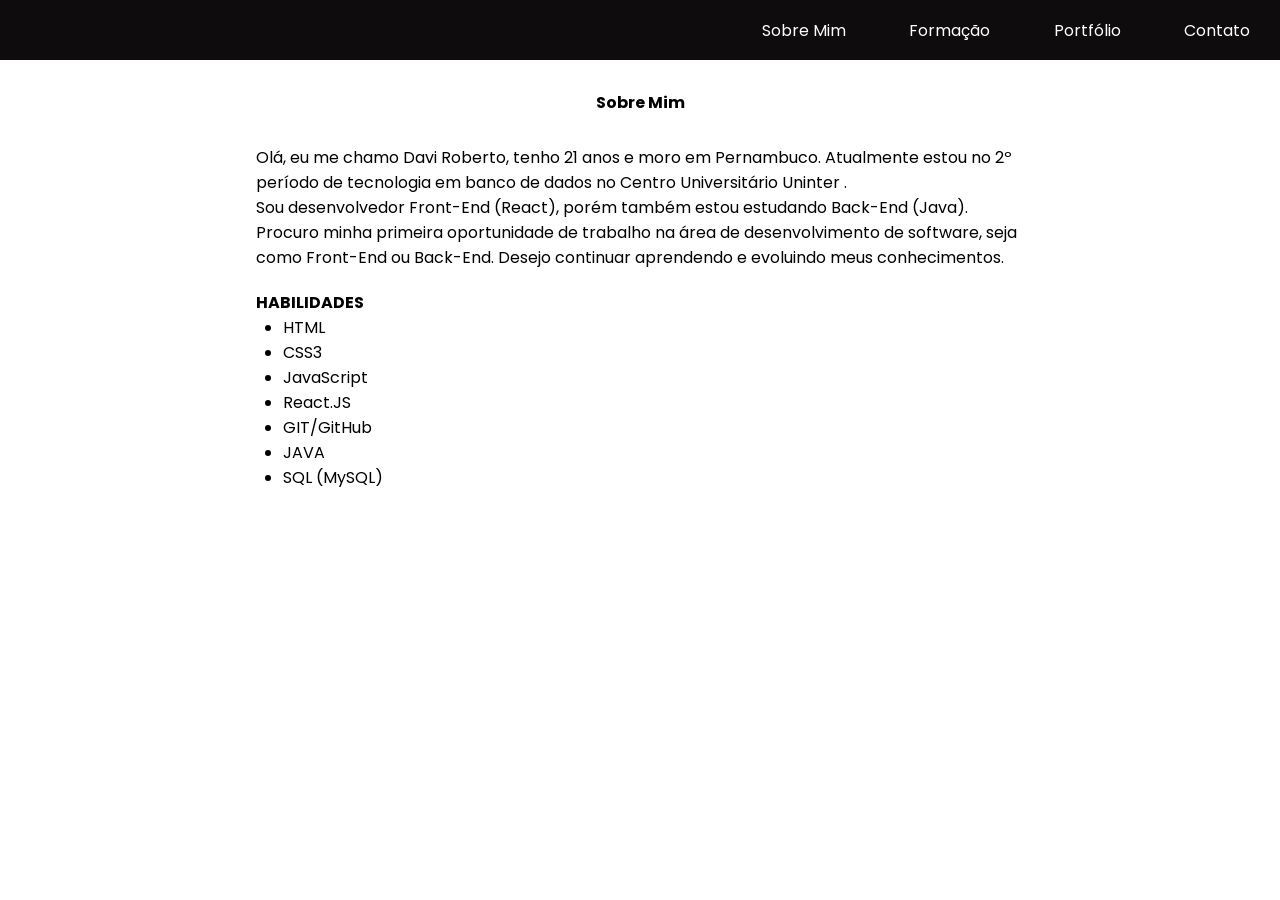
<file: index.html>
<!DOCTYPE html>
<html lang="pt-br">
  <head>
    <meta charset="UTF-8" />
    <meta name="viewport" content="width=device-width, initial-scale=1.0" />
    <title>Sobre Mim</title>
    <link rel="stylesheet" href="css/styles.css" /> <!-- Link com arquivo css na pasta css/ -->
  </head>
  <body>
    <header class="header">
      <!-- Cabeçalho do site -->
      <nav class="nav">
        <!-- Barra de navegação com links internos -->
        <ul class="nav-ul">
          <!-- Lista com links internos -->
          <li>Sobre Mim</li>
          <li><a href="formacao.html">Formação</a></li>
          <li><a href="portfolio.html">Portfólio</a></li>
          <li><a href="contato.html">Contato</a></li>
        </ul>
      </nav>
    </header>
    <main class="container"> <!-- Tag do conteúdo principal -->
      <h1>Sobre Mim</h1>
      <!-- Título Principal -->
        <section>
          <article>
            <p>
              Olá, eu me chamo Davi Roberto, tenho 21 anos e moro em Pernambuco.
              Atualmente estou no 2º período de tecnologia em banco de dados no Centro Universitário Uninter . 
            </p>
            <p>
              Sou desenvolvedor Front-End (React), porém também estou estudando
              Back-End (Java). Procuro minha primeira oportunidade de trabalho
              na área de desenvolvimento de software, seja como Front-End ou
              Back-End. Desejo continuar aprendendo e evoluindo meus
              conhecimentos.
            </p>
          </article>
        </section>

        <section>
          <h2>HABILIDADES</h2>
          <ul>
            <li>HTML</li>
            <li>CSS3</li>
            <li>JavaScript</li>
            <li>React.JS</li>
            <li>GIT/GitHub</li>
            <li>JAVA</li>
            <li>SQL (MySQL)</li>
        </ul>
        </section>
    </main>
  </body>
</html>
</file>
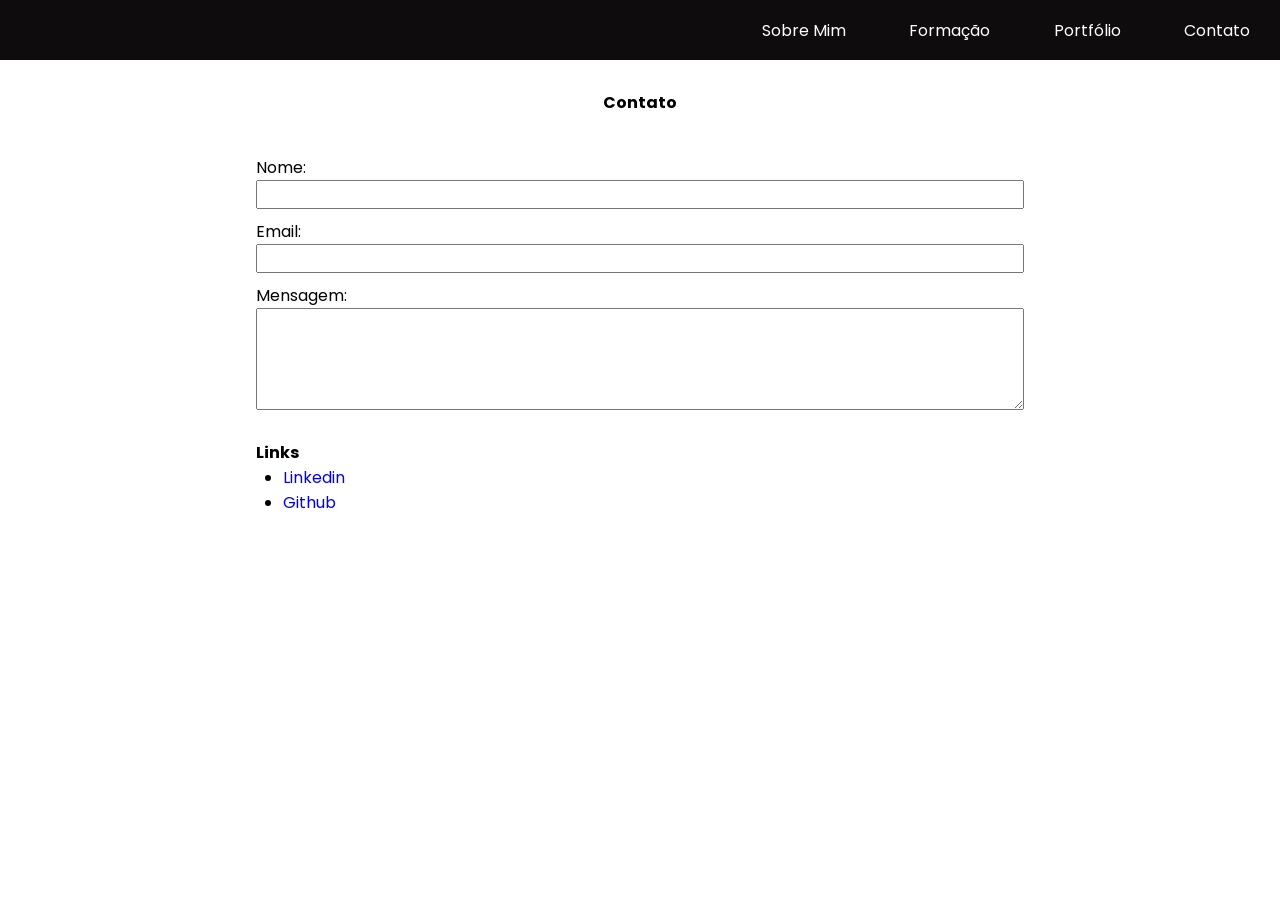
<file: contato.html>
<!DOCTYPE html>
<html lang="pt-br">
  <head>
    <meta charset="UTF-8" />
    <meta name="viewport" content="width=device-width, initial-scale=1.0" />
    <title>Contato</title>
    <link rel="stylesheet" href="css/styles.css"> <!-- Link com arquivo css na pasta css/ -->
  </head>
  <body>
    <header class="header">
      <!-- Cabeçalho do site -->
      <nav class="nav">
        <!-- Barra de navegação com links internos -->
        <ul class="nav-ul">
          <!-- Lista com links internos -->
          <li><a href="index.html">Sobre Mim</a></li>
          <li><a href="formacao.html">Formação</a></li>
          <li><a href="portfolio.html">Portfólio</a></li>
          <li>Contato</li>
        </ul>
      </nav>
    </header>
    <main class="container"> <!-- Tag do conteúdo principal -->
      <h1>Contato</h1>
        <form action="EnviarMensagem.html" method="post"> <!-- Formulário com method post(emvio) -->
            <label for="nome">Nome:</label> 
            <input type="text" id="nome" name="nome" class="input">
            <label for="email">Email:</label>
            <input type="email" id="email" name="email" class="input">
            <label for="textarea">Mensagem:</label>
            <textarea id="textarea" name="textearea" rows="4" cols="50"></textarea>
        </form>

        <div class="links_box">
            <h3>Links</h3>
            <ul>
                <li><a href="https://www.linkedin.com/in/daviroberto1" target="_blank">Linkedin</a></li> <!-- Links com target _blank (Ao clicar irá abrir em nova página) -->
                <li><a href="https://github.com/daviroberto1" target="_blank">Github</a</li>
            </ul>
        </div>
    </main>
  </body>
</html>
</file>
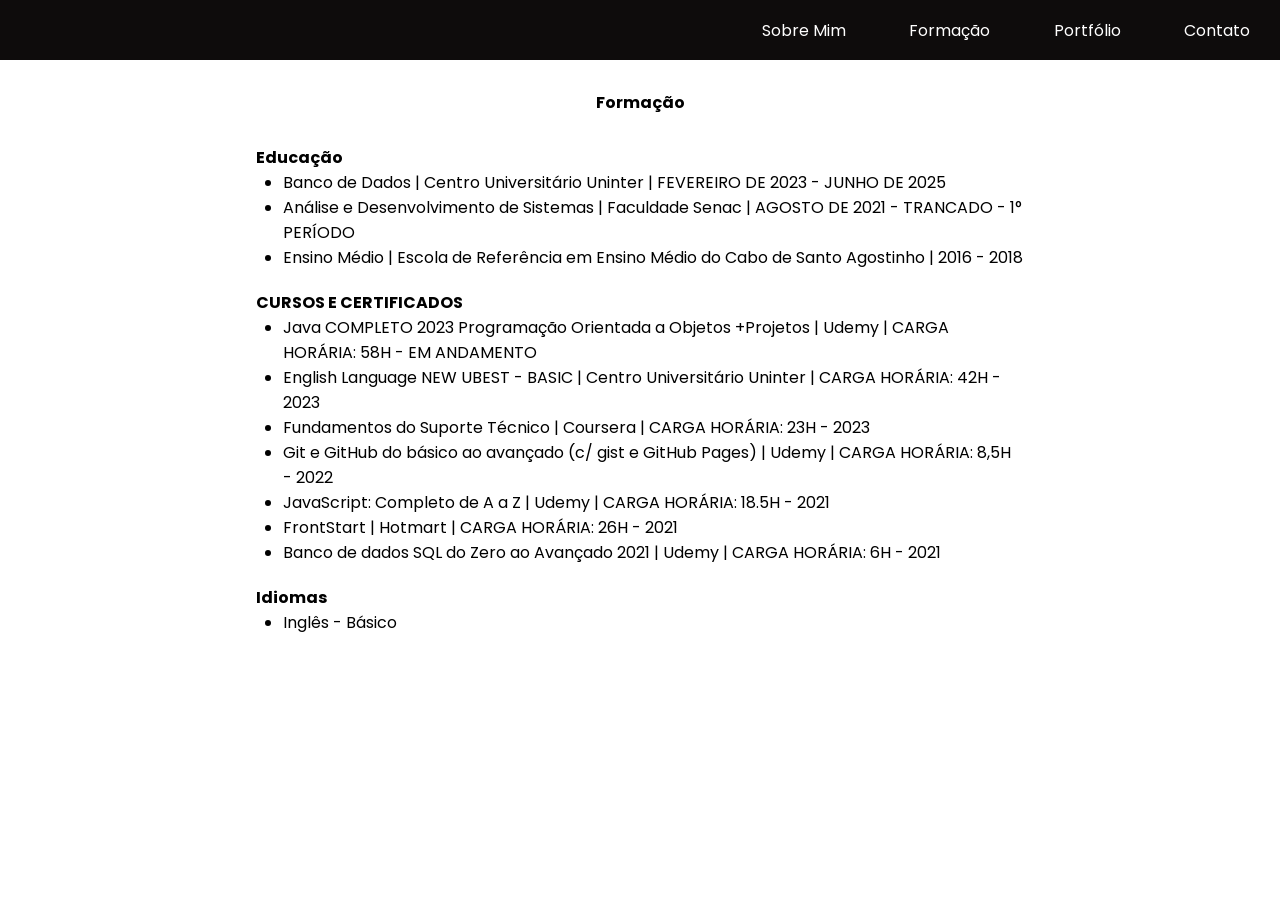
<file: formacao.html>
<!DOCTYPE html>
<html lang="pt-br">
  <head>
    <meta charset="UTF-8" />
    <meta name="viewport" content="width=device-width, initial-scale=1.0" />
    <title>Formação</title>
    <link rel="stylesheet" href="css/styles.css" /> <!-- Link com arquivo css na pasta css/ -->
  </head>
  <body>
    <header class="header"> <!-- Cabeçalho do site -->
      <nav class="nav"> <!-- Barra de navegação com links internos -->
        <ul class="nav-ul">
          <!-- Lista com links internos -->
          <li><a href="index.html">Sobre Mim</a></li>
          <li>Formação</li>
          <li><a href="portfolio.html">Portfólio</a></li>
          <li><a href="contato.html">Contato</a></li>
        </ul>
      </nav>
    </header>
    <main class="container"> <!-- Tag do conteúdo principal -->
      <h1>Formação</h1> <!-- Título Principal -->
        <h2>Educação</h2>
        <ul>
          <li>
            Banco de Dados | Centro Universitário Uninter | FEVEREIRO DE 2023 -
            JUNHO DE 2025
          </li>
          <li>
            Análise e Desenvolvimento de Sistemas | Faculdade Senac | AGOSTO DE
            2021 - TRANCADO - 1° PERÍODO
          </li>
          <li>
            Ensino Médio | Escola de Referência em Ensino Médio do Cabo de Santo
            Agostinho | 2016 - 2018
          </li>
        </ul>

        <h2>CURSOS E CERTIFICADOS</h2>
        <ul>
          <li>
            Java COMPLETO 2023 Programação Orientada a Objetos +Projetos | Udemy
            | CARGA HORÁRIA: 58H - EM ANDAMENTO
          </li>
          <li>
            English Language NEW UBEST - BASIC | Centro Universitário Uninter |
            CARGA HORÁRIA: 42H - 2023
          </li>
          <li>
            Fundamentos do Suporte Técnico | Coursera | CARGA HORÁRIA: 23H -
            2023
          </li>
          <li>
            Git e GitHub do básico ao avançado (c/ gist e GitHub Pages) | Udemy
            | CARGA HORÁRIA: 8,5H - 2022
          </li>
          <li>
            JavaScript: Completo de A a Z | Udemy | CARGA HORÁRIA: 18.5H - 2021
          </li>
          <li>FrontStart | Hotmart | CARGA HORÁRIA: 26H - 2021</li>
          <li>
            Banco de dados SQL do Zero ao Avançado 2021 | Udemy | CARGA HORÁRIA:
            6H - 2021
          </li>
        </ul>

        <h2>Idiomas</h2>
        <ul>
          <li>Inglês - Básico</li>
        </ul>
    </main>
  </body>
</html>
</file>
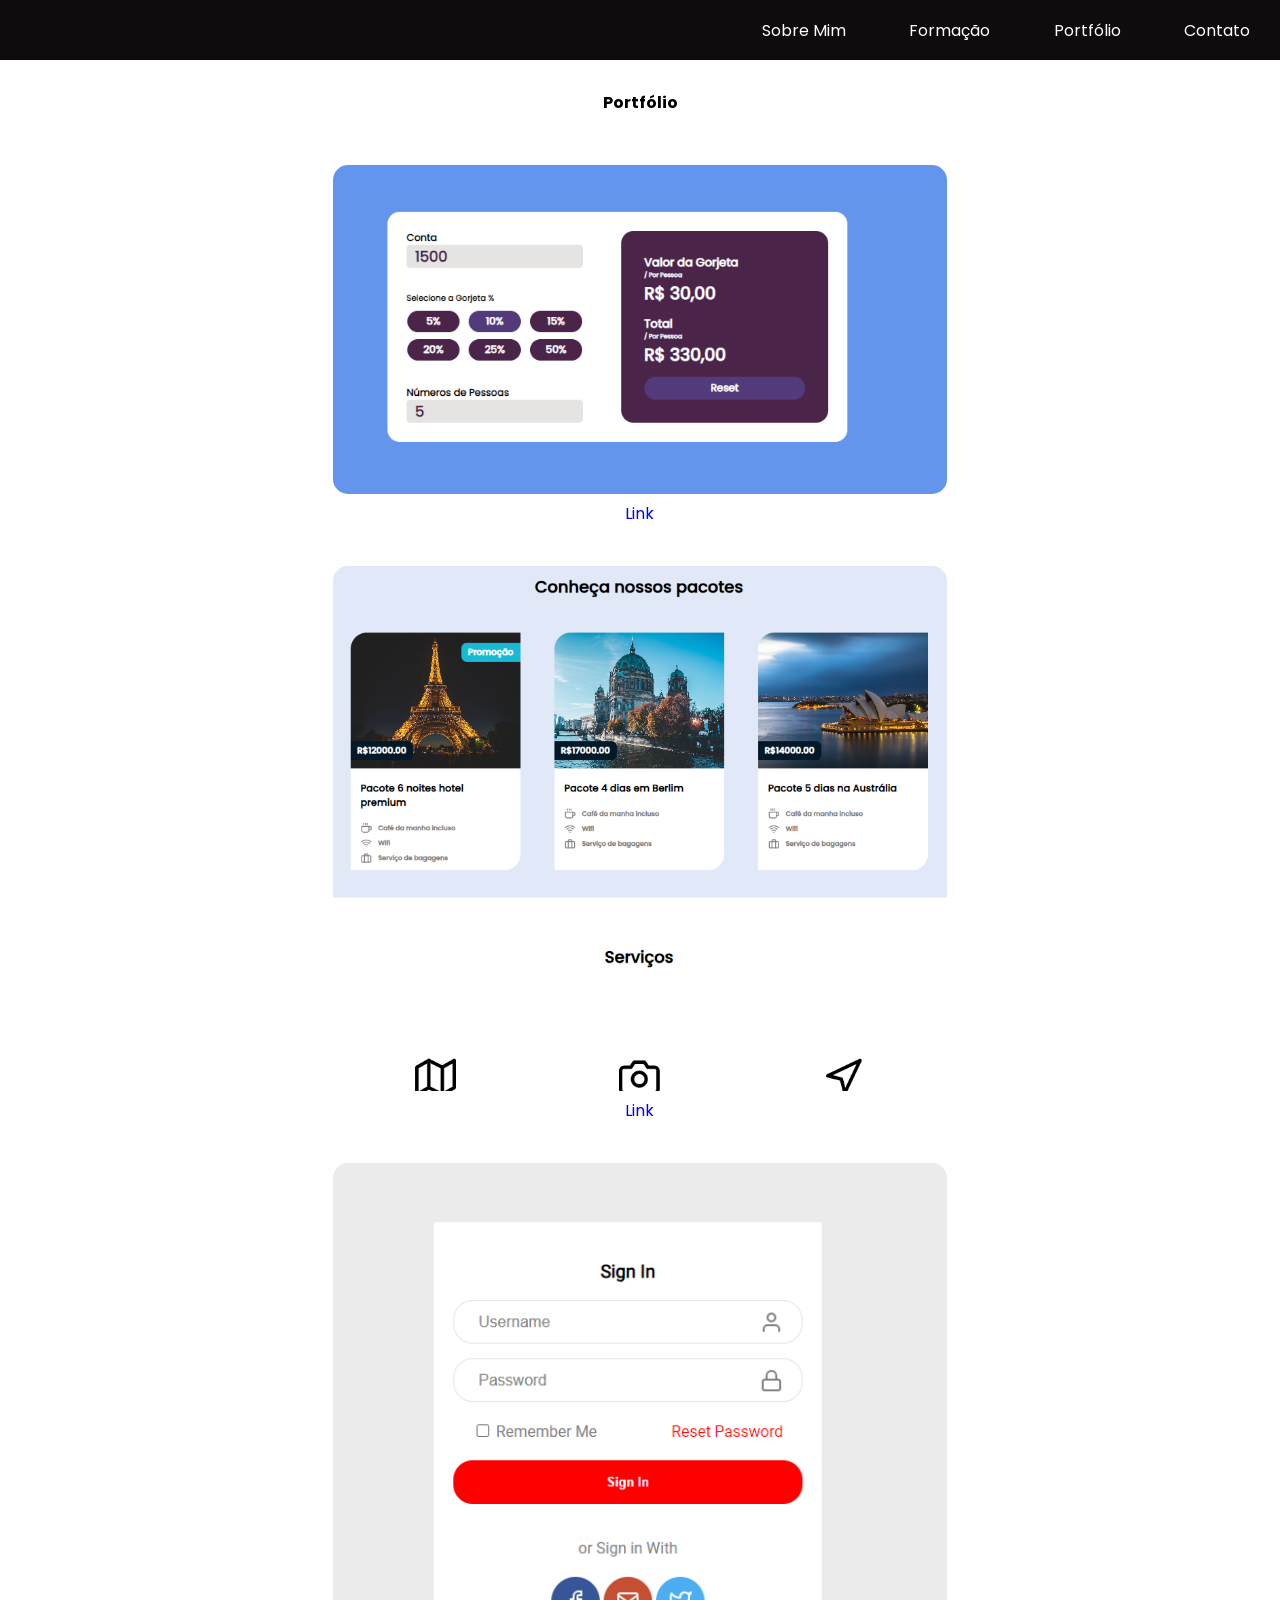
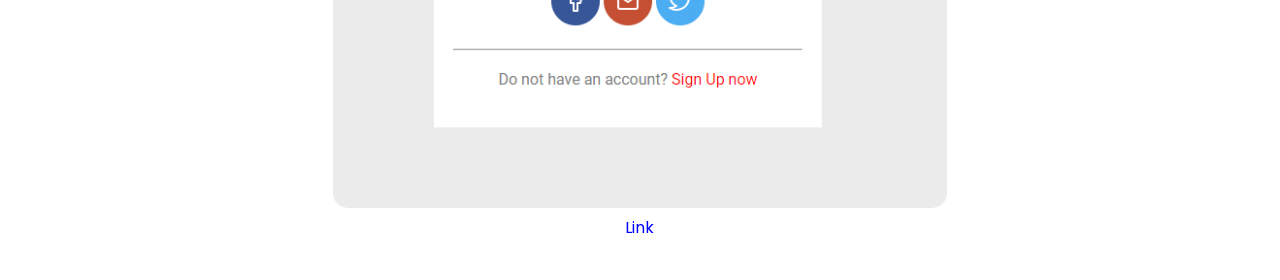
<file: portfolio.html>
<!DOCTYPE html>
<html lang="pt-br">
  <head>
    <meta charset="UTF-8" />
    <meta name="viewport" content="width=device-width, initial-scale=1.0" />
    <title>Portfólio</title>
    <link rel="stylesheet" href="css/styles.css"> <!-- Link com arquivo css na pasta css/ -->
  </head>
  <body>
    <header class="header"> <!-- Cabeçalho do site -->
      <nav class="nav"> <!-- Barra de navegação com links internos -->
        <ul class="nav-ul">
          <!-- Lista com links internos -->
          <li><a href="index.html">Sobre Mim</a></li>
          <li><a href="formacao.html">Formação</a></li>
          <li>Portfólio</li>
          <li><a href="contato.html">Contato</a></li>
        </ul>
      </nav>
    </header>
    <main class="container"> <!-- Tag do conteúdo principal -->
      <h1>Portfólio</h1>
      <section class="portfolio_box"> <!-- Imagens importadas da pasta assets -->
        <div class="portfolio_card">
            <img src="assets/portfolio1.png" alt="primeiro portfolio">
            <a href="https://github.com/daviroberto1?tab=repositories#:~:text=https%3A//daviroberto1.github.io/Calculadora%2Dde%2DGorjeta/" target="_blank">Link</a> <!-- Links com target _blank (Ao clicar abrirá em outra página) -->
        </div>
        <div class="portfolio_card">
            <img src="assets/portfolio2.png" alt="segundo portfolio">
            <a href="https://daviroberto1.github.io/Site-agencia-viagem/" target="_blank">Link</a>
        </div>
        <div class="portfolio_card">
            <img src="assets/portfolio3.png" alt="terceiro portfolio">
            <a href="https://daviroberto1.github.io/siginform/" target="_blank">Link</a>
        </div>
      </section>
        
    </main>
  </body>
</html>
</file>
<file: css/styles.css>
@import url('https://fonts.googleapis.com/css2?family=Poppins:wght@400;600&display=swap');
* { /*Seletor Universal, vai ser aplicado a tudo dentro do body, formata o margin,padding,font-size, font-family e box-sizing */
    margin: 0;
    padding: 0;
    box-sizing: border-box;
    font-family: 'Poppins', sans-serif;
    font-size: 1em;
}

.nav li, a{ /* seletores do li(item da lista) e link*/
    list-style: none; /* Declaração tira os pontos do li*/
    text-decoration: none; /* Remove as linhas(underline) abaixo dos links*/
    transition: .1s;
}

.header { /* Relativo a tag header*/
    top: 0;
}

.nav { /* Relativo a tag nav*/
    width: 100%;
    height: 40px;
    background-color: #0e0c0c;
    display: flex;
    flex-direction: row;
    align-items: center;
    justify-content: end;
    padding: 30px;
}
.nav a,.nav li {color: #fff;}

.nav a:hover{  /*Pseudo-classe, nesse caso muda o negrito do link ao mouse ficar acima*/
    font-weight: 600; 
}

.nav-ul {
    width: 40%;
    display: flex;
    flex-direction: row;
    justify-content: space-between;
}

h1{ /*Seletor h1, as declarações abaixo respectivamente centralizam o texto e abaixam 30px do topo*/
    text-align: center;
    margin:30px 0;
}

.container { /*Classe que guarda o conteúdo principal da página*/ 
    width: 60%;
    margin: 20px auto 0;
}

.container a{ /*Estilizar os links dentro da classe container*/
    color: blue;
}

.container ul{
    margin-left: 1.7em;
}

.container h2{
    margin-top: 20px;
}

/*Contato*/
form {
    display: flex;
    flex-direction: column;
    margin-bottom: 30px;
}

form label{ /* Estilizao label do form*/
    margin-top: 10px;
}

/*Portfolio*/
.portfolio_box {
    display: flex;
    flex-direction: column;
    margin-bottom: 20px;
}
.portfolio_card {
    width: 80%;
    margin: 20px auto;
    text-align: center;
}
.portfolio_card img {
    width: 100%;
    object-fit: cover;
    border-radius: 15px;
}
</file>
